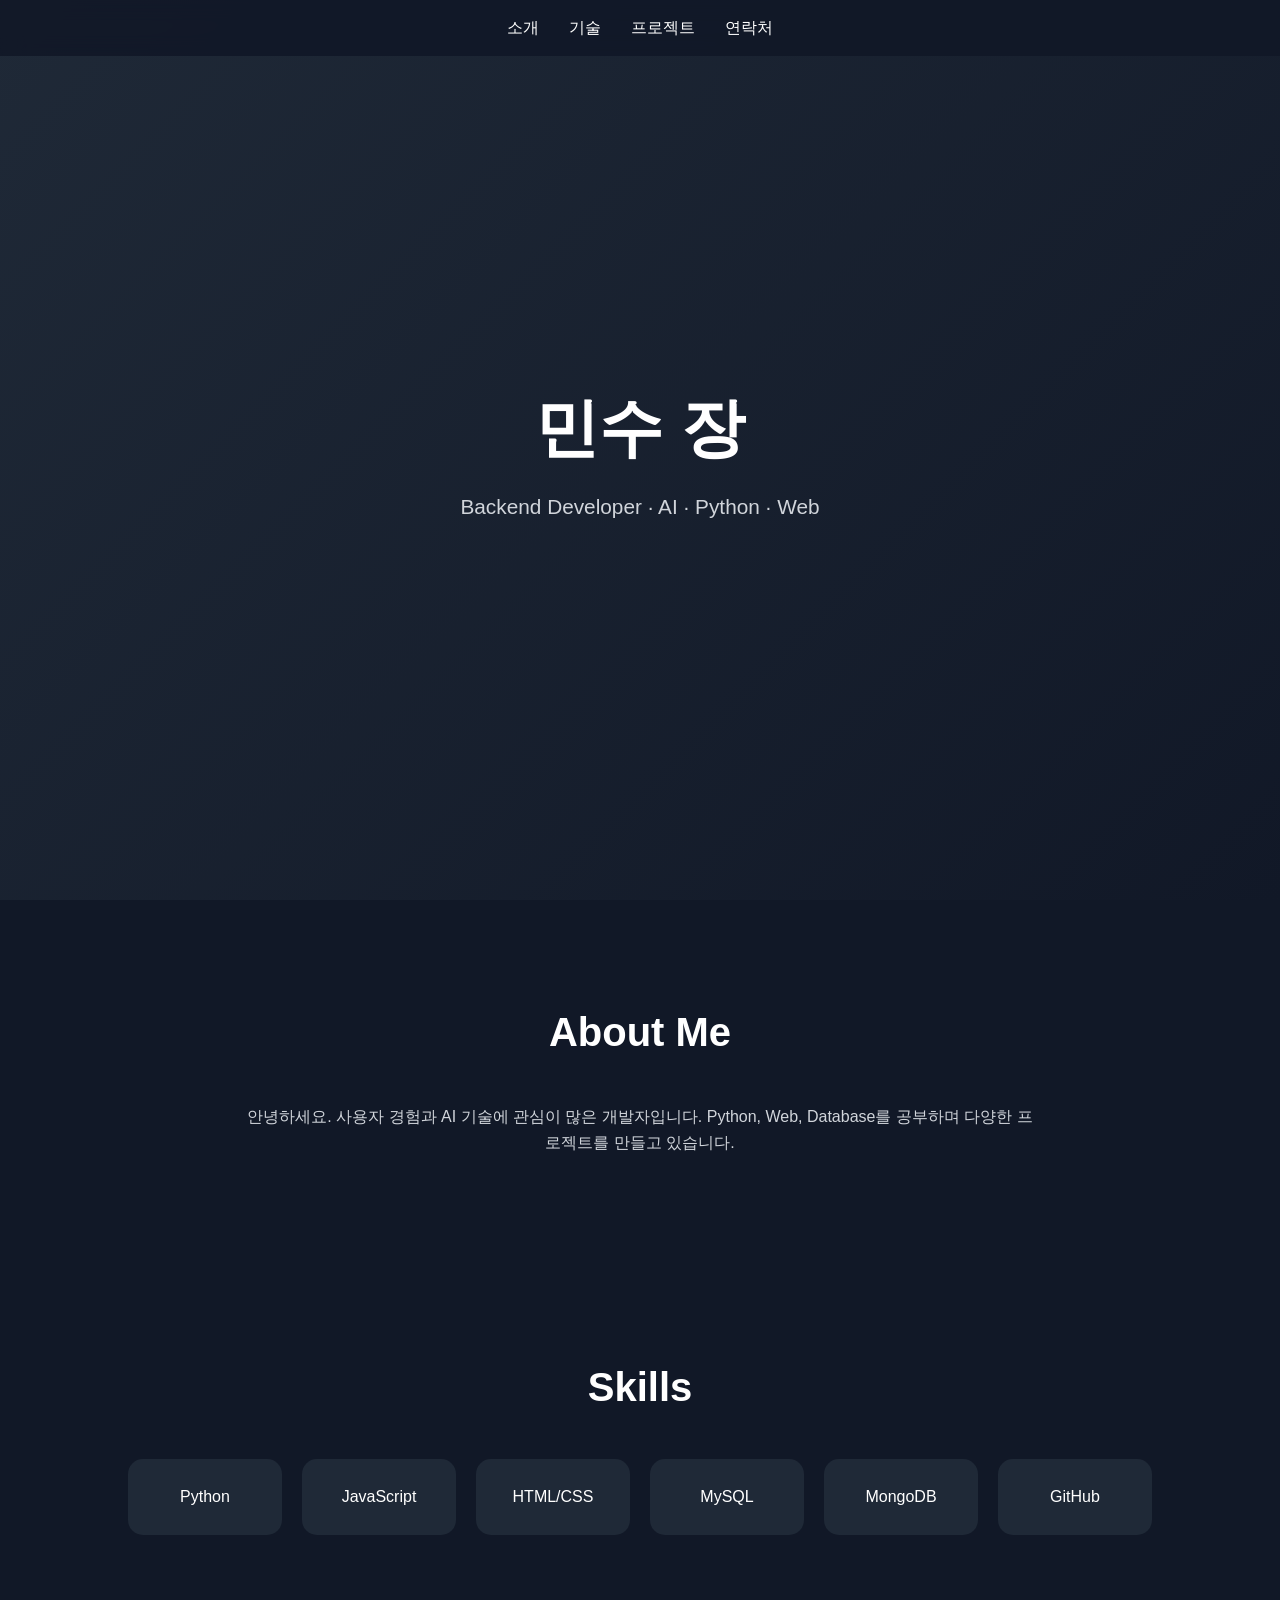
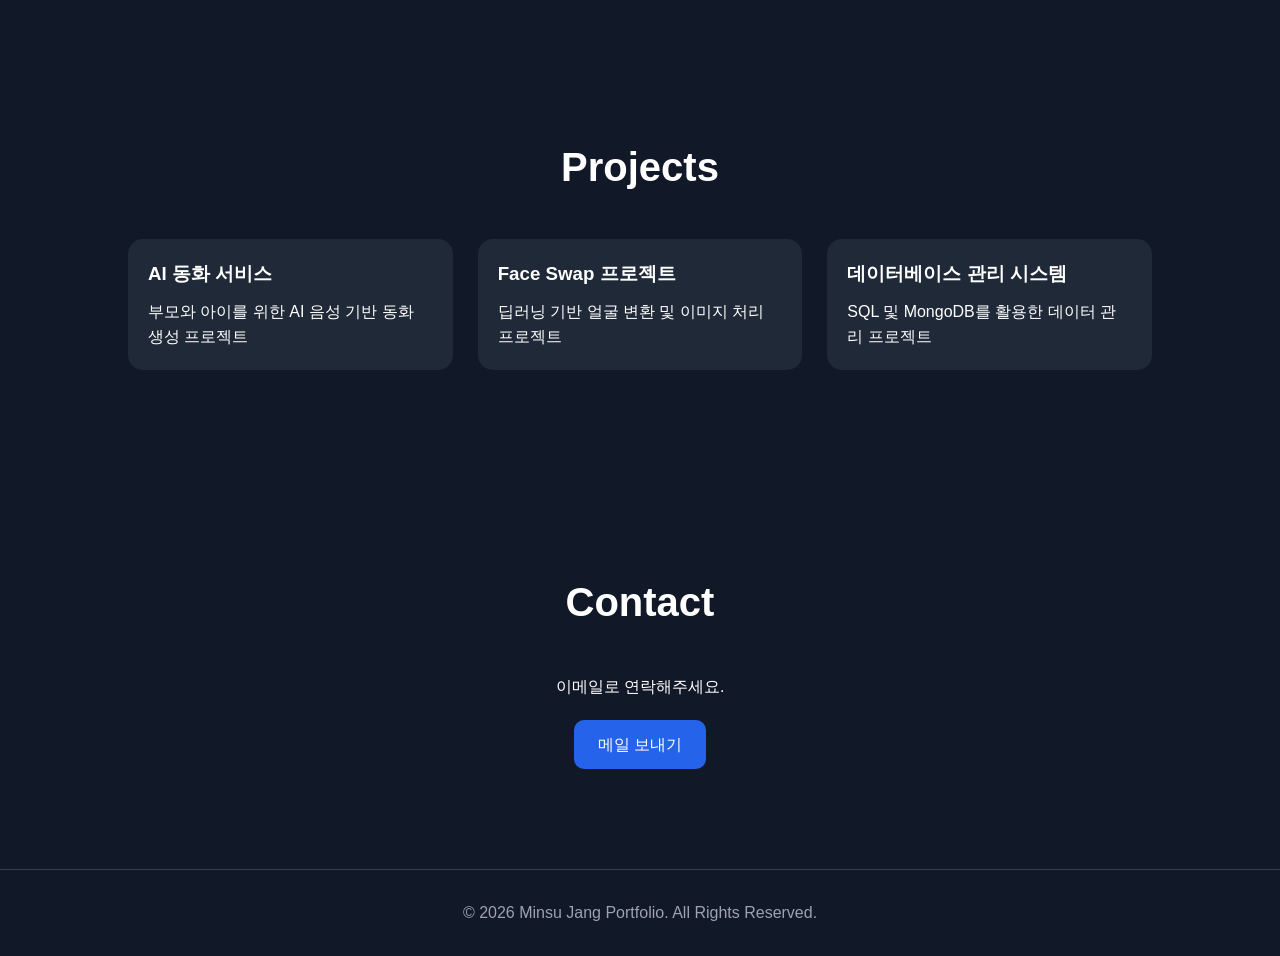
<file: index.html>
<!DOCTYPE html>
<html lang="ko">
<head>
  <meta charset="UTF-8" />
  <meta name="viewport" content="width=device-width, initial-scale=1.0"/>
  <title>My Portfolio</title>

  <style>
    * {
      margin: 0;
      padding: 0;
      box-sizing: border-box;
      font-family: 'Pretendard', sans-serif;
    }

    body {
      background: #111827;
      color: white;
      line-height: 1.6;
    }

    header {
      height: 100vh;
      display: flex;
      flex-direction: column;
      justify-content: center;
      align-items: center;
      background: linear-gradient(135deg, #1f2937, #111827);
      text-align: center;
      padding: 20px;
    }

    header h1 {
      font-size: 4rem;
      margin-bottom: 10px;
    }

    header p {
      font-size: 1.3rem;
      color: #d1d5db;
    }

    nav {
      position: fixed;
      top: 0;
      width: 100%;
      background: rgba(17, 24, 39, 0.9);
      backdrop-filter: blur(10px);
      padding: 15px 0;
      z-index: 1000;
    }

    nav ul {
      display: flex;
      justify-content: center;
      list-style: none;
      gap: 30px;
    }

    nav a {
      color: white;
      text-decoration: none;
      transition: 0.3s;
    }

    nav a:hover {
      color: #60a5fa;
    }

    section {
      padding: 100px 10%;
    }

    .section-title {
      font-size: 2.5rem;
      margin-bottom: 40px;
      text-align: center;
    }

    .about {
      text-align: center;
      max-width: 800px;
      margin: auto;
      color: #d1d5db;
    }

    .skills {
      display: grid;
      grid-template-columns: repeat(auto-fit, minmax(150px, 1fr));
      gap: 20px;
    }

    .skill-card {
      background: #1f2937;
      padding: 25px;
      border-radius: 15px;
      text-align: center;
      transition: 0.3s;
    }

    .skill-card:hover {
      transform: translateY(-5px);
      background: #374151;
    }

    .projects {
      display: grid;
      grid-template-columns: repeat(auto-fit, minmax(280px, 1fr));
      gap: 25px;
    }

    .project-card {
      background: #1f2937;
      border-radius: 15px;
      overflow: hidden;
      transition: 0.3s;
    }

    .project-card:hover {
      transform: scale(1.03);
    }

    .project-content {
      padding: 20px;
    }

    .project-content h3 {
      margin-bottom: 10px;
    }

    .contact {
      text-align: center;
    }

    .contact a {
      display: inline-block;
      margin-top: 20px;
      padding: 12px 24px;
      background: #2563eb;
      color: white;
      text-decoration: none;
      border-radius: 10px;
      transition: 0.3s;
    }

    .contact a:hover {
      background: #1d4ed8;
    }

    footer {
      text-align: center;
      padding: 30px;
      color: #9ca3af;
      border-top: 1px solid #374151;
    }

    html {
      scroll-behavior: smooth;
    }
  </style>
</head>

<body>

  <nav>
    <ul>
      <li><a href="#about">소개</a></li>
      <li><a href="#skills">기술</a></li>
      <li><a href="#projects">프로젝트</a></li>
      <li><a href="#contact">연락처</a></li>
    </ul>
  </nav>

  <header>
    <h1>민수 장</h1>
    <p>Backend Developer · AI · Python · Web</p>
  </header>

  <section id="about">
    <h2 class="section-title">About Me</h2>
    <div class="about">
      <p>
        안녕하세요.  
        사용자 경험과 AI 기술에 관심이 많은 개발자입니다.
        Python, Web, Database를 공부하며 다양한 프로젝트를 만들고 있습니다.
      </p>
    </div>
  </section>

  <section id="skills">
    <h2 class="section-title">Skills</h2>

    <div class="skills">
      <div class="skill-card">Python</div>
      <div class="skill-card">JavaScript</div>
      <div class="skill-card">HTML/CSS</div>
      <div class="skill-card">MySQL</div>
      <div class="skill-card">MongoDB</div>
      <div class="skill-card">GitHub</div>
    </div>
  </section>

  <section id="projects">
    <h2 class="section-title">Projects</h2>

    <div class="projects">

      <div class="project-card">
        <div class="project-content">
          <h3>AI 동화 서비스</h3>
          <p>
            부모와 아이를 위한 AI 음성 기반 동화 생성 프로젝트
          </p>
        </div>
      </div>

      <div class="project-card">
        <div class="project-content">
          <h3>Face Swap 프로젝트</h3>
          <p>
            딥러닝 기반 얼굴 변환 및 이미지 처리 프로젝트
          </p>
        </div>
      </div>

      <div class="project-card">
        <div class="project-content">
          <h3>데이터베이스 관리 시스템</h3>
          <p>
            SQL 및 MongoDB를 활용한 데이터 관리 프로젝트
          </p>
        </div>
      </div>

    </div>
  </section>

  <section id="contact">
    <h2 class="section-title">Contact</h2>

    <div class="contact">
      <p>이메일로 연락해주세요.</p>
      <a href="mailto:example@email.com">메일 보내기</a>
    </div>
  </section>

  <footer>
    © 2026 Minsu Jang Portfolio. All Rights Reserved.
  </footer>

  <script>
    console.log("Portfolio Website Loaded");
  </script>

</body>
</html>
</file>
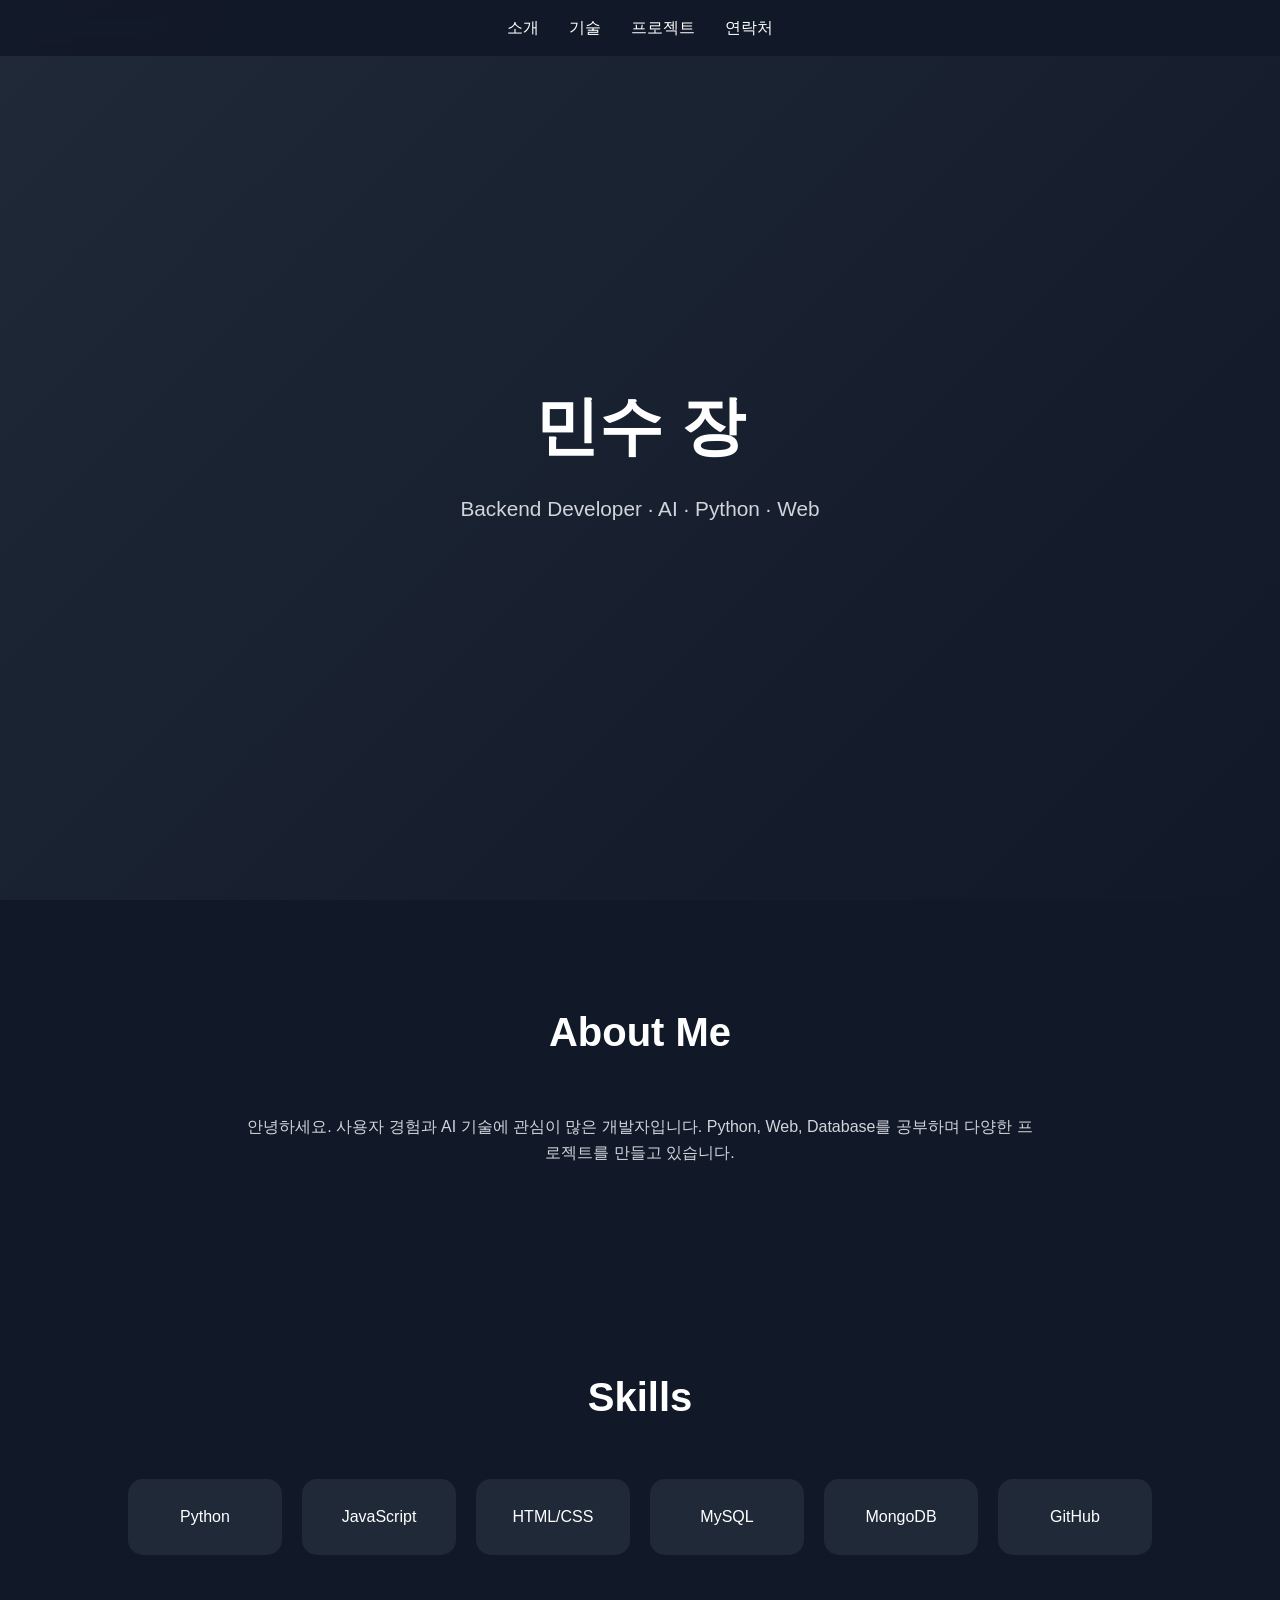
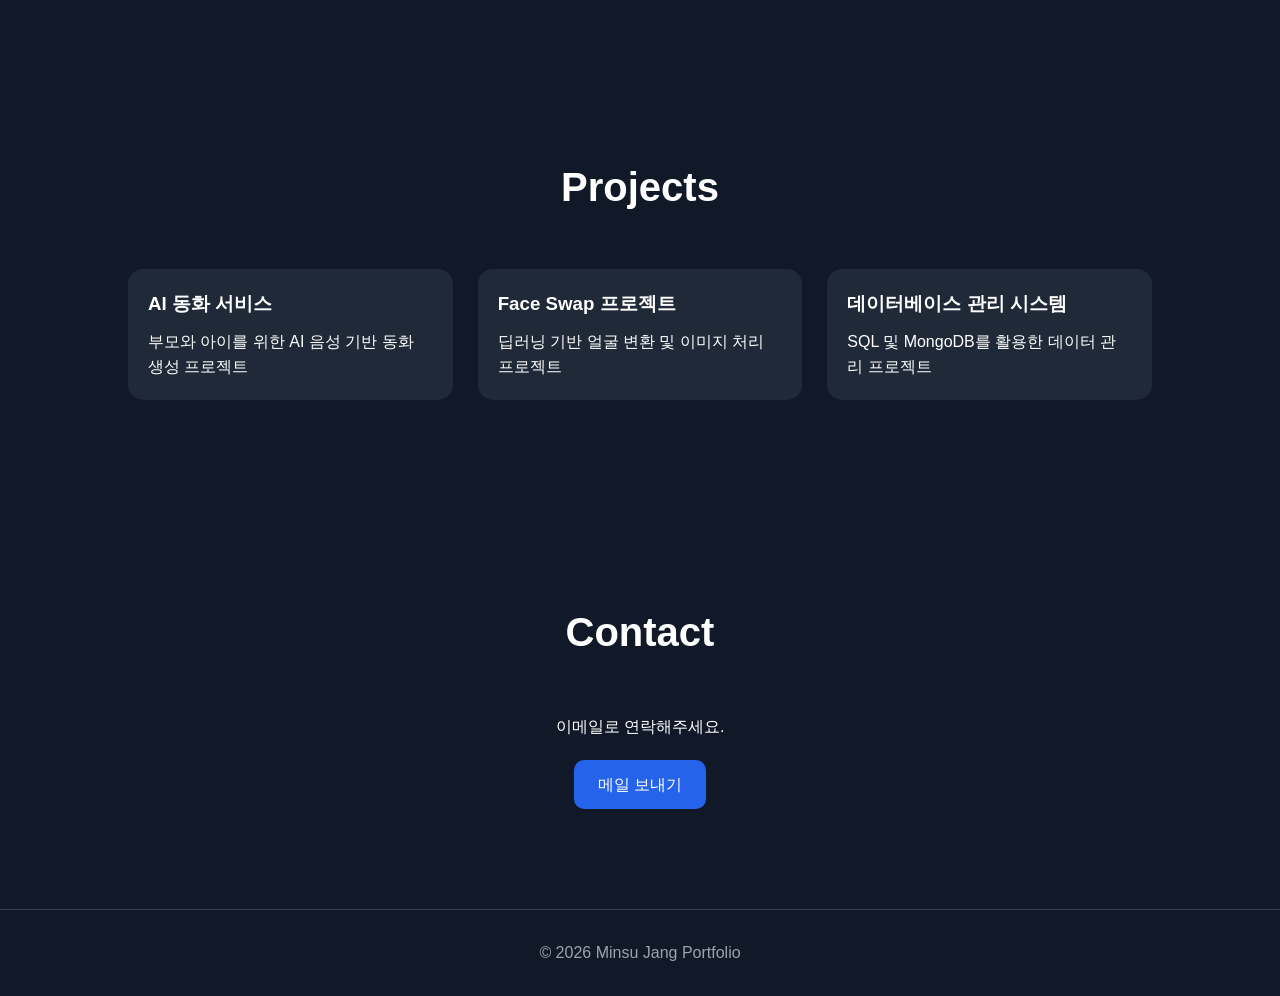
<file: main.html>
<!DOCTYPE html>
<html lang="ko">
<head>
  <meta charset="UTF-8" />
  <meta name="viewport" content="width=device-width, initial-scale=1.0"/>
  <title>My Portfolio</title>

  <link rel="stylesheet" href="styles.css">
</head>

<body>

  <nav>
    <ul>
      <li><a href="#about">소개</a></li>
      <li><a href="#skills">기술</a></li>
      <li><a href="#projects">프로젝트</a></li>
      <li><a href="#contact">연락처</a></li>
    </ul>
  </nav>

  <header>
    <h1>민수 장</h1>
    <p>Backend Developer · AI · Python · Web</p>
  </header>

  <section id="about">
    <h2 class="section-title">About Me</h2>

    <div class="about">
      <p>
        안녕하세요.  
        사용자 경험과 AI 기술에 관심이 많은 개발자입니다.
        Python, Web, Database를 공부하며 다양한 프로젝트를 만들고 있습니다.
      </p>
    </div>
  </section>

  <section id="skills">
    <h2 class="section-title">Skills</h2>

    <div class="skills">

      <div class="skill-card">Python</div>
      <div class="skill-card">JavaScript</div>
      <div class="skill-card">HTML/CSS</div>
      <div class="skill-card">MySQL</div>
      <div class="skill-card">MongoDB</div>
      <div class="skill-card">GitHub</div>

    </div>
  </section>

  <section id="projects">
    <h2 class="section-title">Projects</h2>

    <div class="projects">

      <div class="project-card">
        <div class="project-content">
          <h3>AI 동화 서비스</h3>
          <p>
            부모와 아이를 위한 AI 음성 기반 동화 생성 프로젝트
          </p>
        </div>
      </div>

      <div class="project-card">
        <div class="project-content">
          <h3>Face Swap 프로젝트</h3>
          <p>
            딥러닝 기반 얼굴 변환 및 이미지 처리 프로젝트
          </p>
        </div>
      </div>

      <div class="project-card">
        <div class="project-content">
          <h3>데이터베이스 관리 시스템</h3>
          <p>
            SQL 및 MongoDB를 활용한 데이터 관리 프로젝트
          </p>
        </div>
      </div>

    </div>
  </section>

  <section id="contact">
    <h2 class="section-title">Contact</h2>

    <div class="contact">
      <p>이메일로 연락해주세요.</p>

      <a href="mailto:example@email.com">
        메일 보내기
      </a>
    </div>
  </section>

  <footer>
    © 2026 Minsu Jang Portfolio
  </footer>

</body>
</html>
</file>
<file: styles.css>
* {
  margin: 0;
  padding: 0;
  box-sizing: border-box;
  font-family: 'Pretendard', sans-serif;
}

html {
  scroll-behavior: smooth;
}

body {
  background: #111827;
  color: white;
  line-height: 1.6;
}

/* 네비게이션 */

nav {
  position: fixed;
  top: 0;
  width: 100%;
  background: rgba(17, 24, 39, 0.9);
  backdrop-filter: blur(10px);
  z-index: 1000;
  padding: 15px 0;
}

nav ul {
  display: flex;
  justify-content: center;
  gap: 30px;
  list-style: none;
}

nav a {
  color: white;
  text-decoration: none;
  transition: 0.3s;
}

nav a:hover {
  color: #60a5fa;
}

/* 헤더 */

header {
  height: 100vh;
  display: flex;
  flex-direction: column;
  justify-content: center;
  align-items: center;

  text-align: center;

  background: linear-gradient(
    135deg,
    #1f2937,
    #111827
  );
}

header h1 {
  font-size: 4rem;
  margin-bottom: 15px;
}

header p {
  font-size: 1.3rem;
  color: #d1d5db;
}

/* 공통 섹션 */

section {
  padding: 100px 10%;
}

.section-title {
  text-align: center;
  font-size: 2.5rem;
  margin-bottom: 50px;
}

/* About */

.about {
  max-width: 800px;
  margin: auto;
  text-align: center;
  color: #d1d5db;
}

/* Skills */

.skills {
  display: grid;

  grid-template-columns:
    repeat(auto-fit, minmax(150px, 1fr));

  gap: 20px;
}

.skill-card {
  background: #1f2937;
  padding: 25px;
  border-radius: 15px;

  text-align: center;

  transition: 0.3s;
}

.skill-card:hover {
  transform: translateY(-5px);
  background: #374151;
}

/* Projects */

.projects {
  display: grid;

  grid-template-columns:
    repeat(auto-fit, minmax(280px, 1fr));

  gap: 25px;
}

.project-card {
  background: #1f2937;
  border-radius: 15px;
  overflow: hidden;

  transition: 0.3s;
}

.project-card:hover {
  transform: scale(1.03);
}

.project-content {
  padding: 20px;
}

.project-content h3 {
  margin-bottom: 10px;
}

/* Contact */

.contact {
  text-align: center;
}

.contact a {
  display: inline-block;

  margin-top: 20px;
  padding: 12px 24px;

  background: #2563eb;
  color: white;

  text-decoration: none;
  border-radius: 10px;

  transition: 0.3s;
}

.contact a:hover {
  background: #1d4ed8;
}

/* Footer */

footer {
  text-align: center;
  padding: 30px;

  border-top: 1px solid #374151;

  color: #9ca3af;
}

/* 반응형 */

@media (max-width: 768px) {

  header h1 {
    font-size: 2.5rem;
  }

  .section-title {
    font-size: 2rem;
  }

  nav ul {
    gap: 15px;
  }

}
</file>
